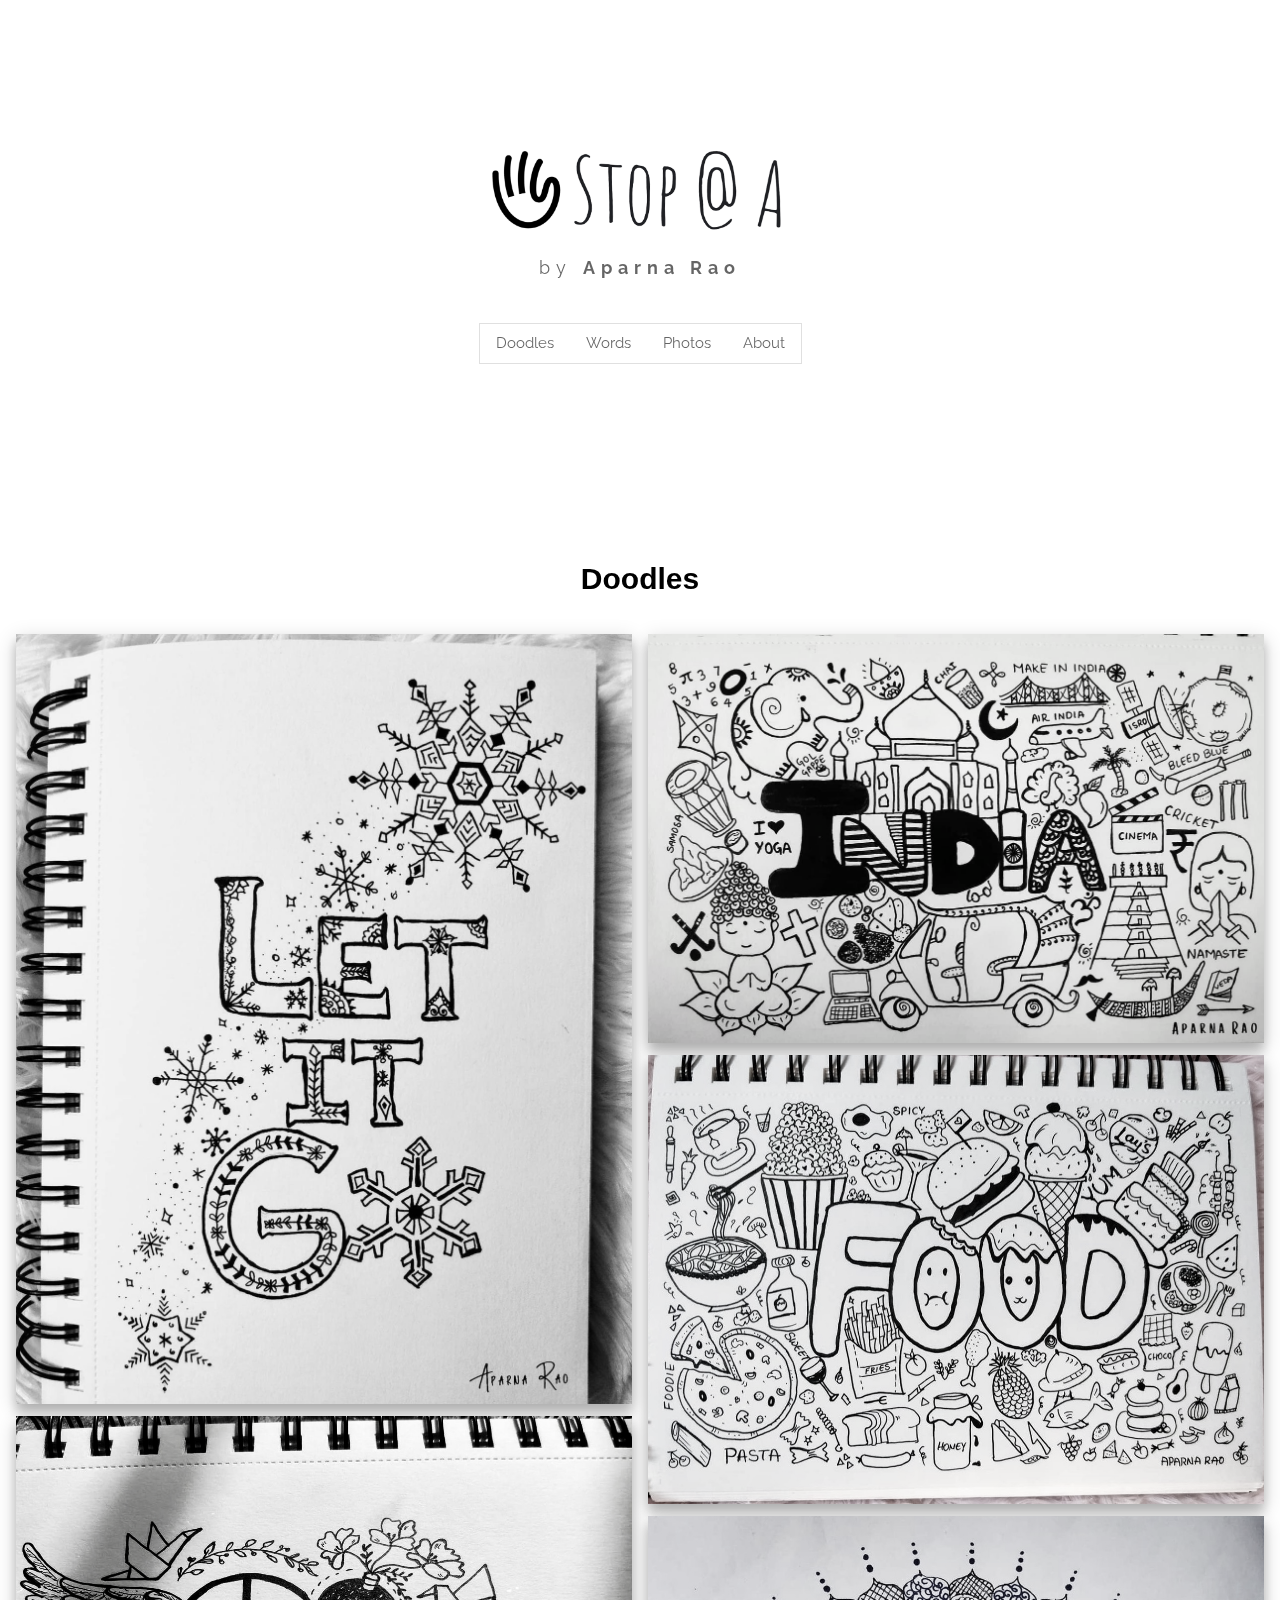
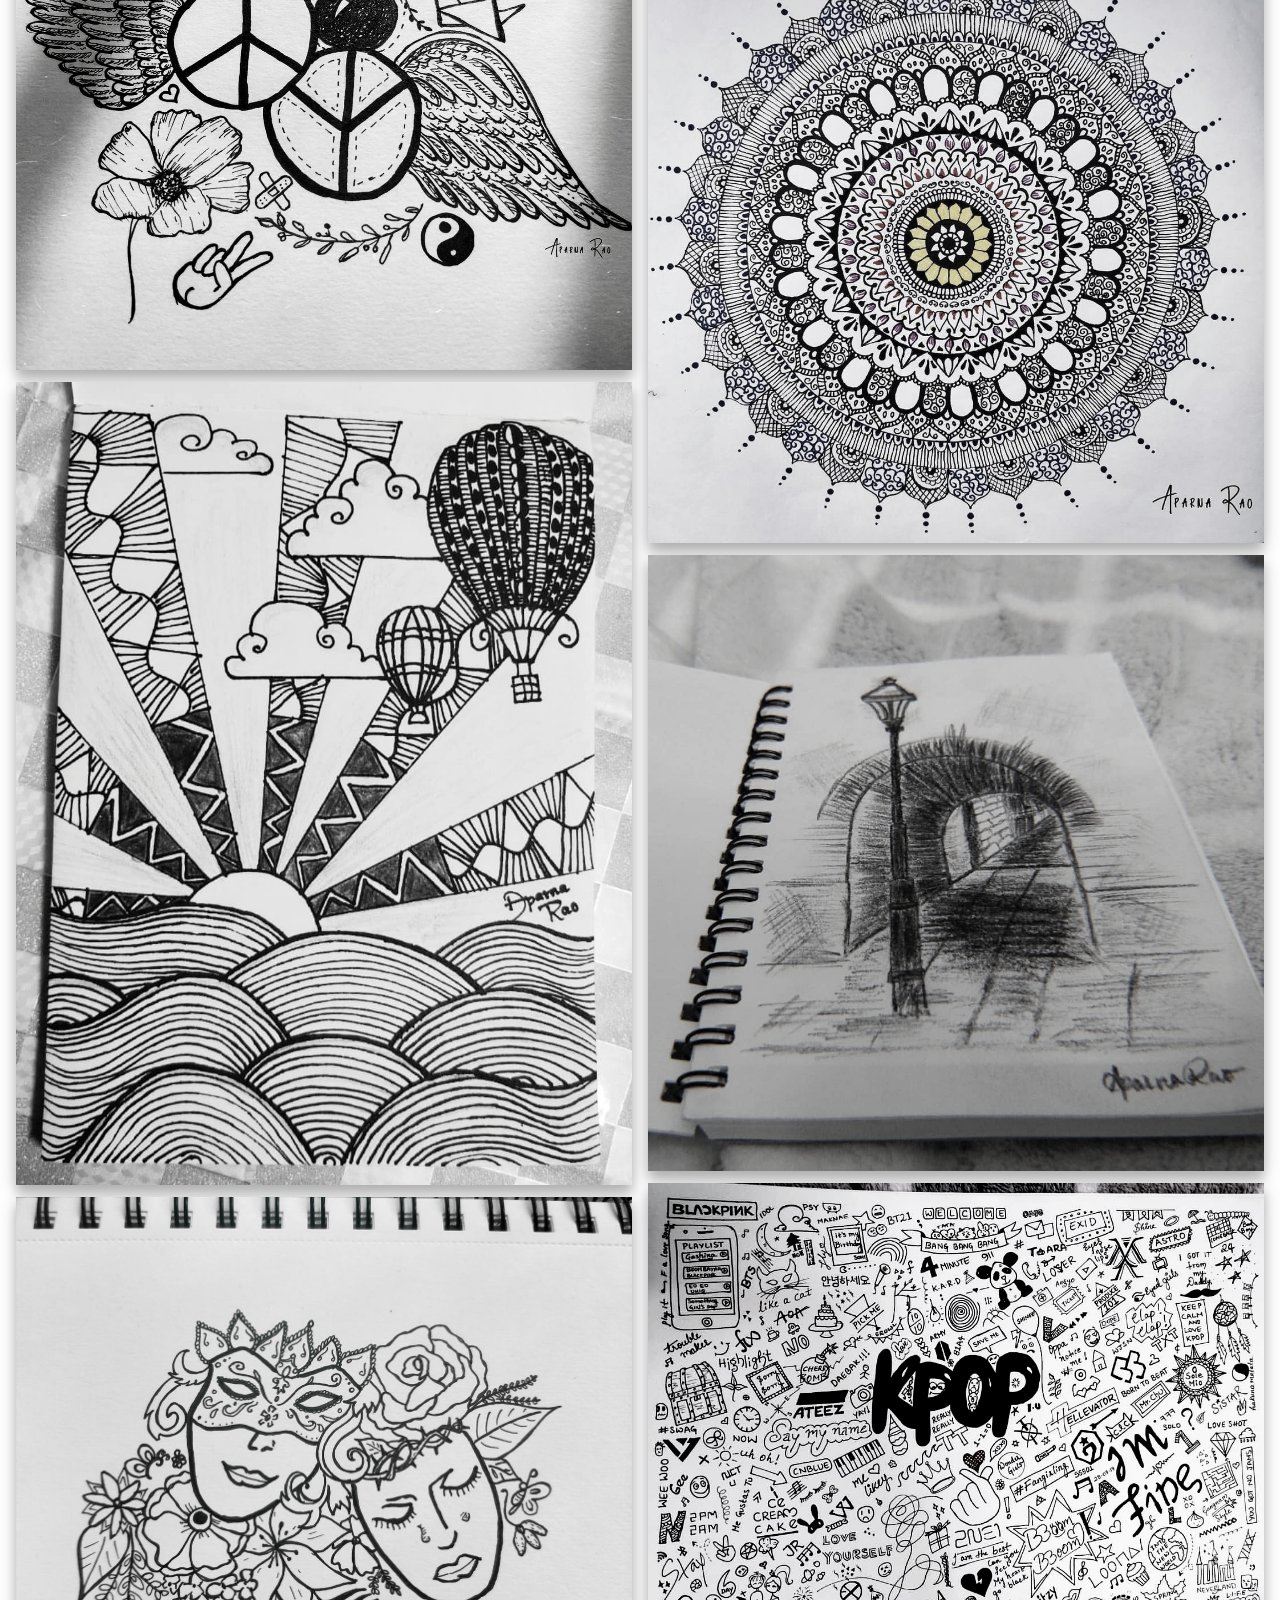
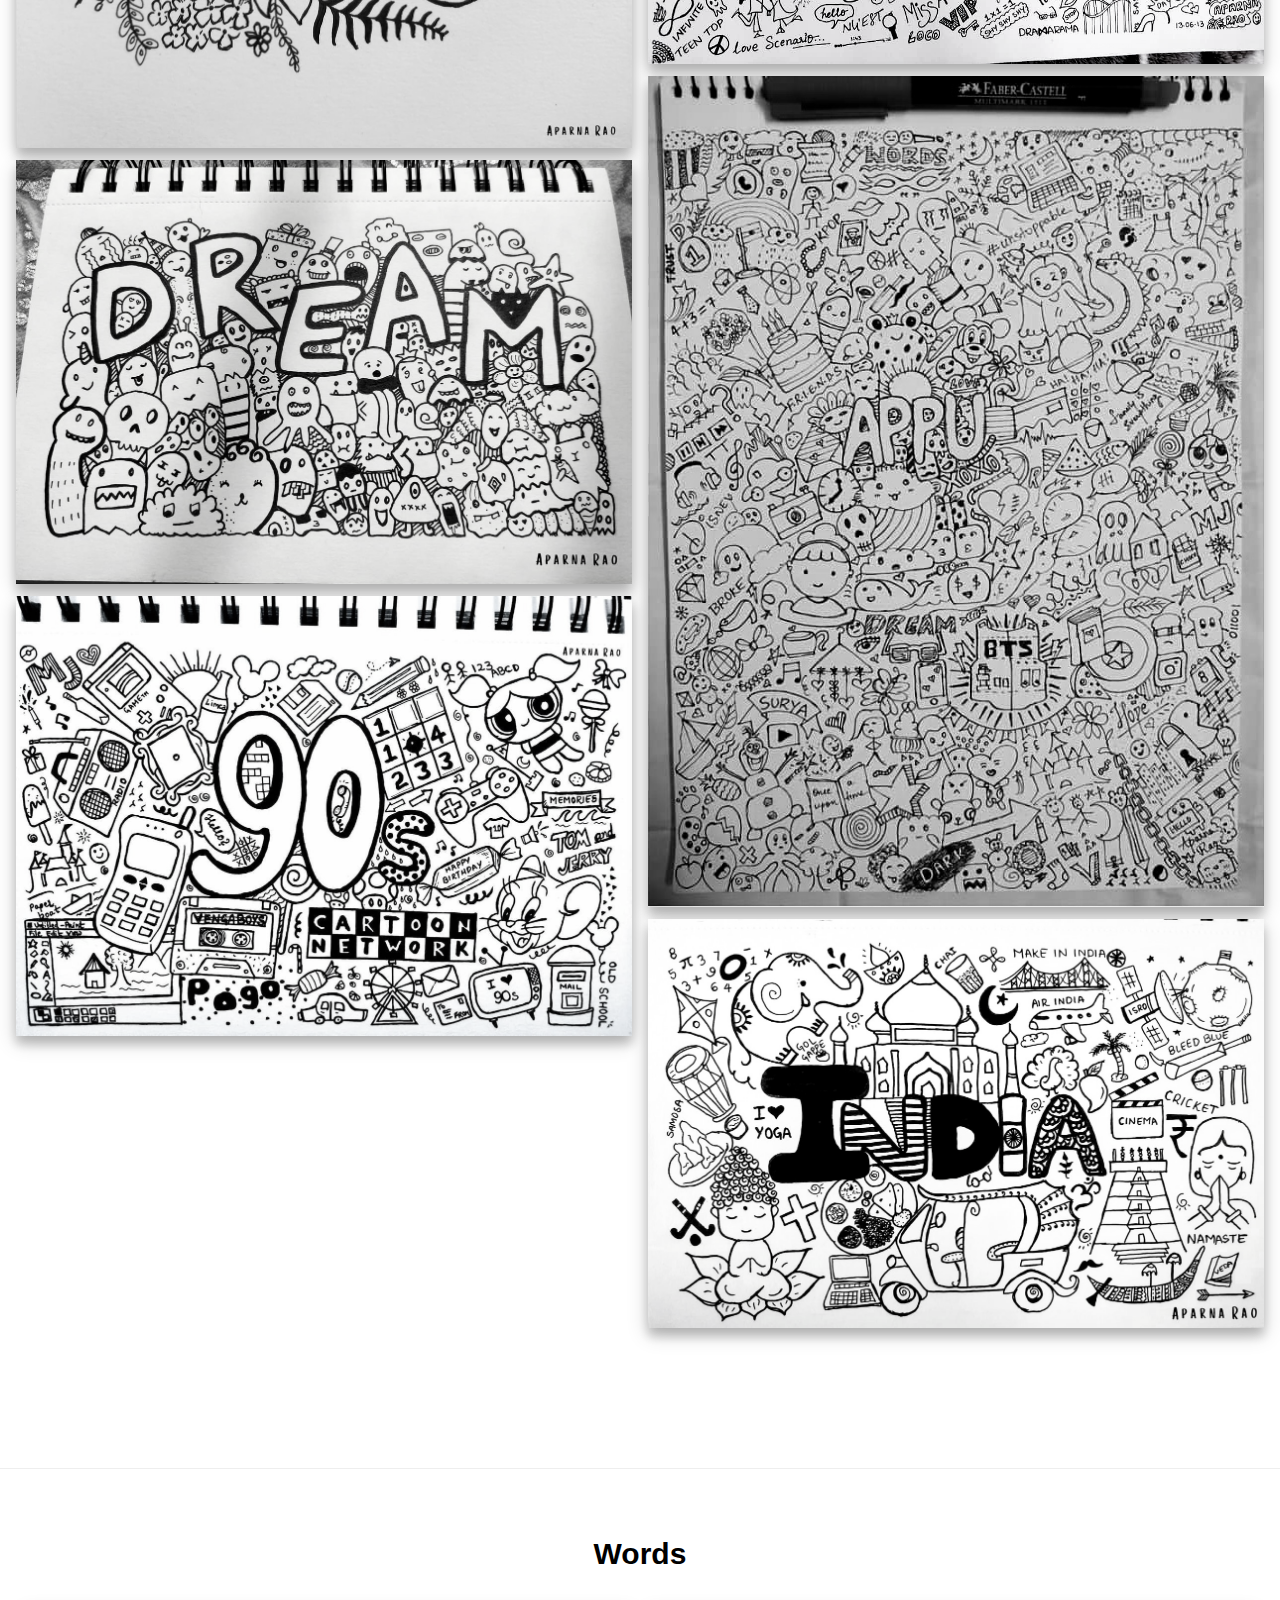
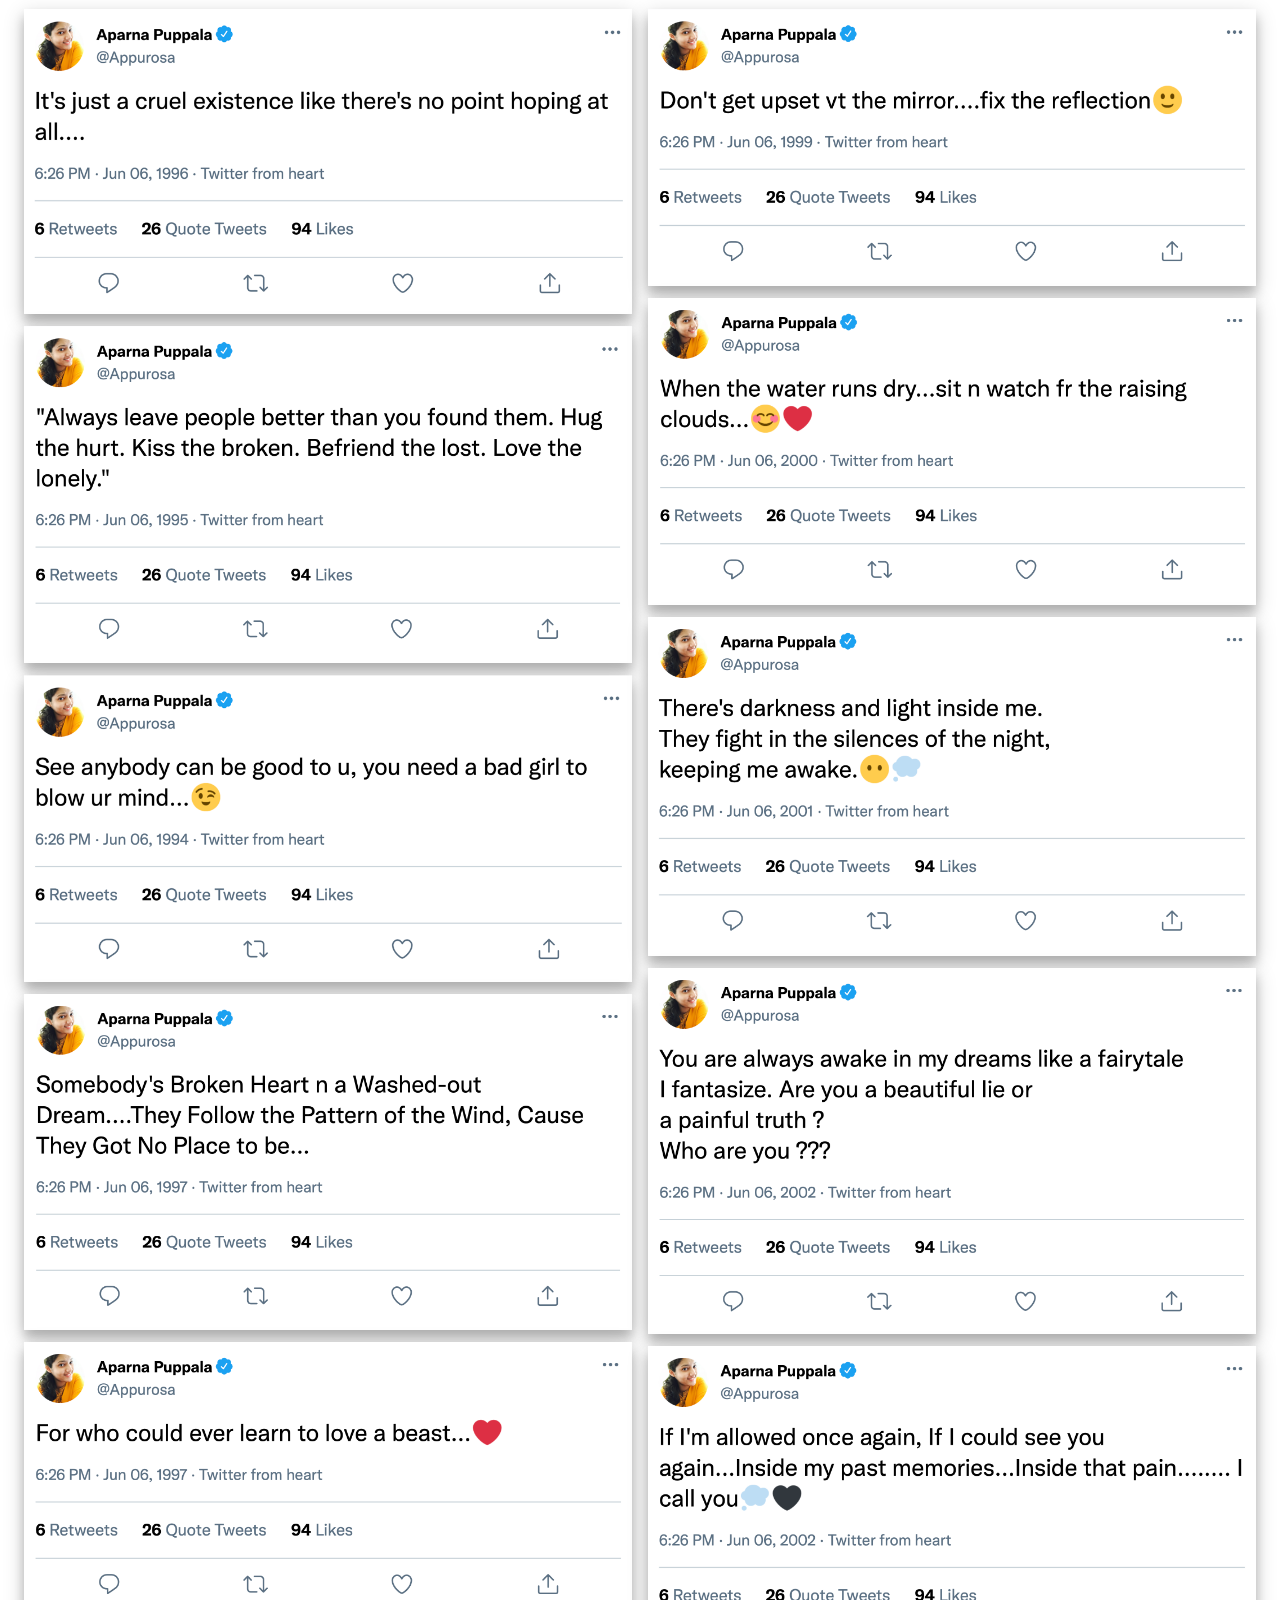
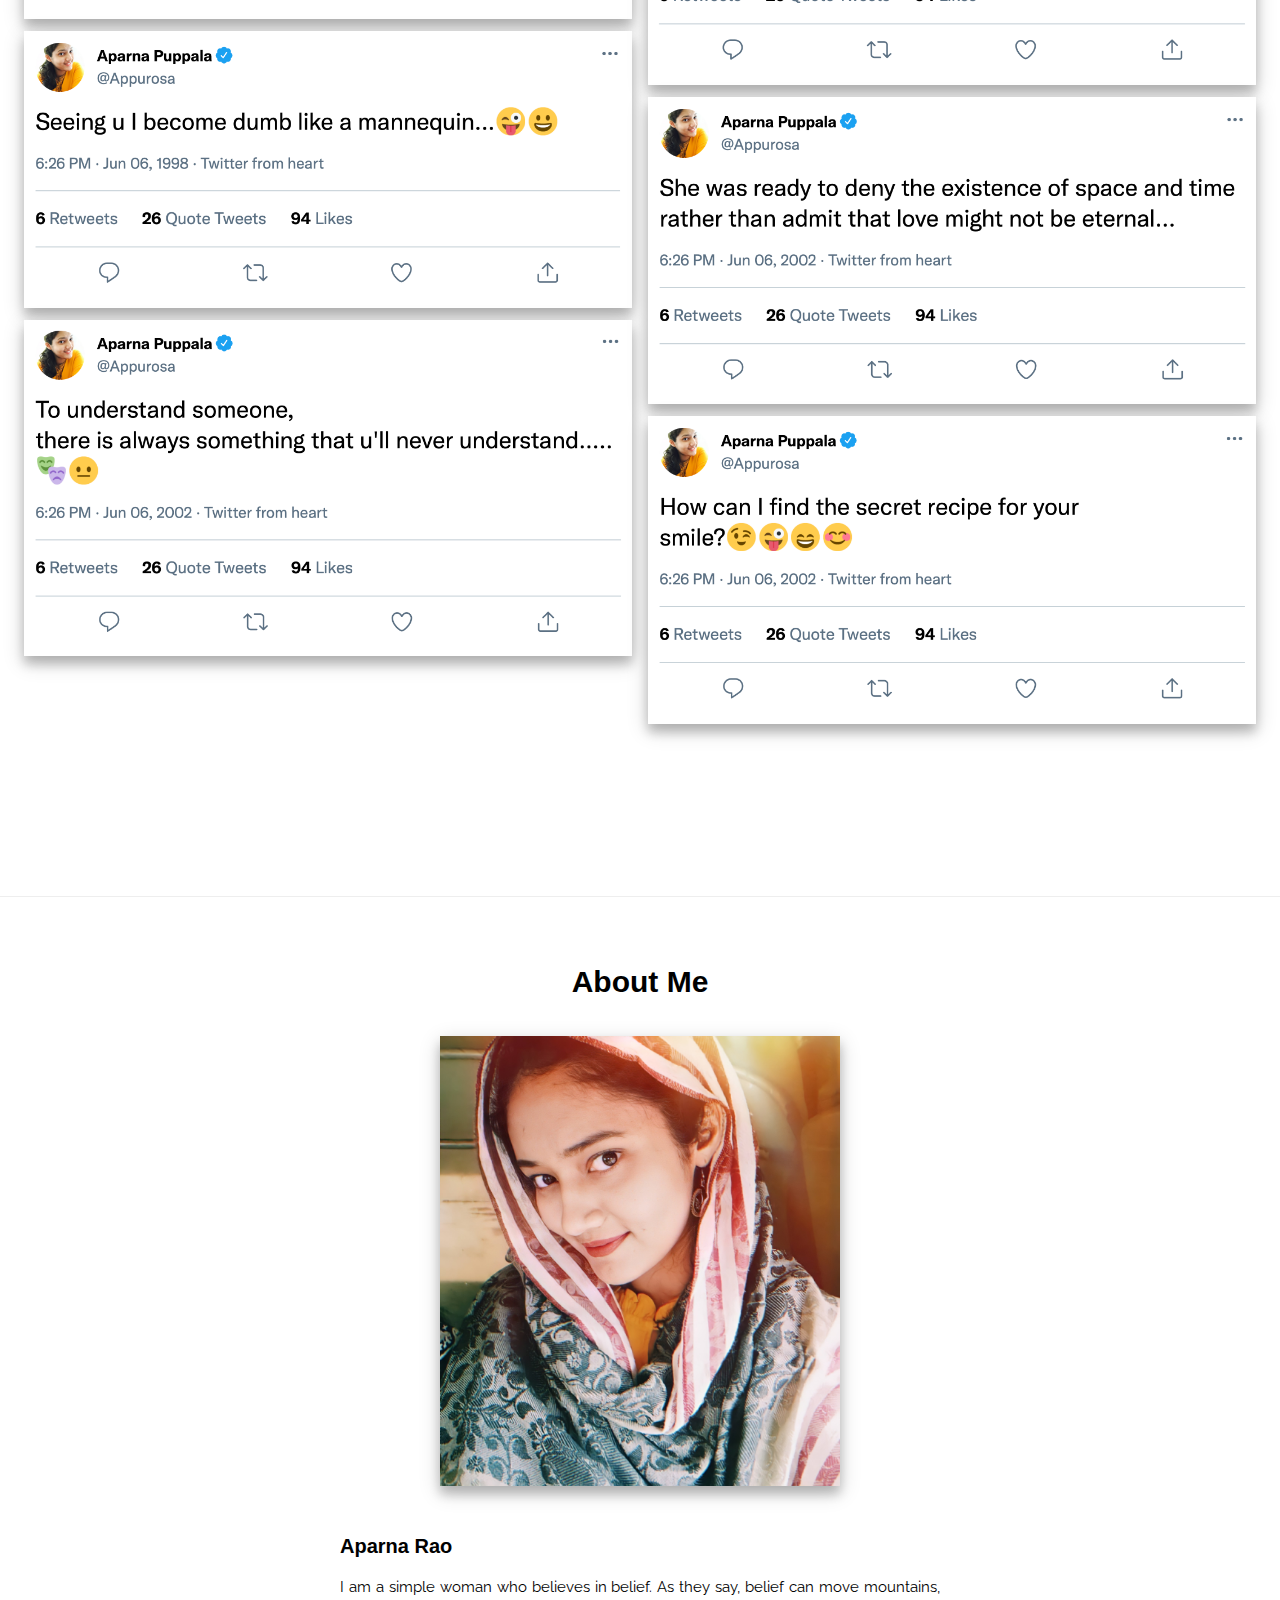
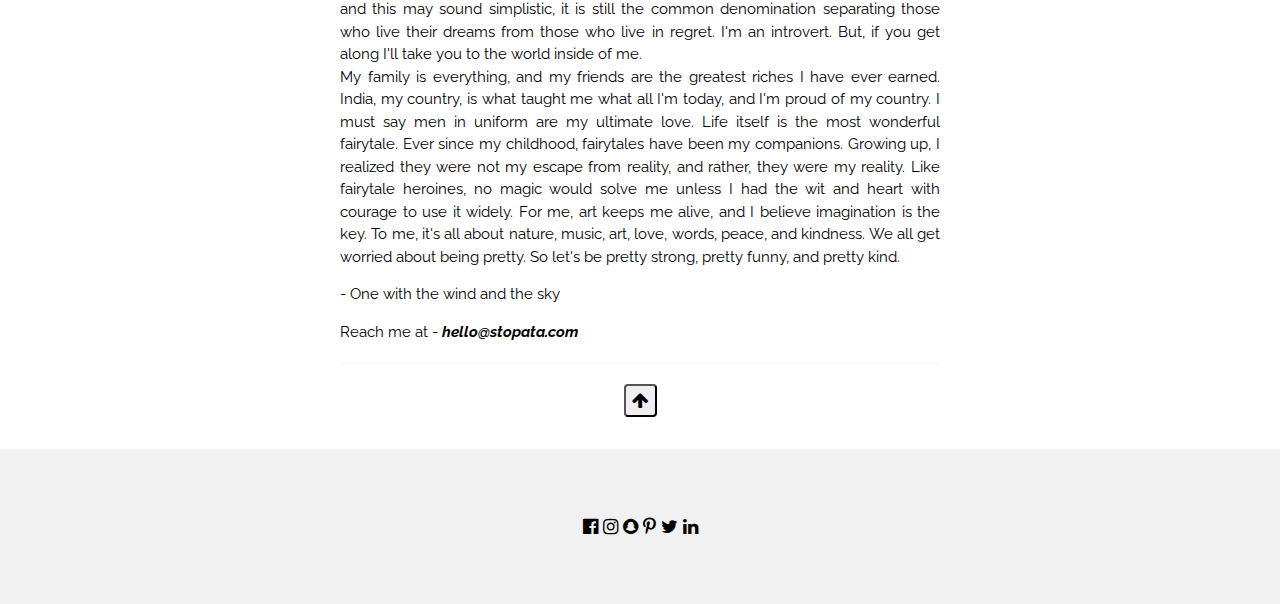
<file: index.html>
<!DOCTYPE html>
<html>

<head>
<title>Stop at A</title>
<meta charset="UTF-8">
<!-- !Favicon sets! -->
<link rel="icon" type="image/x-icon" href="images/favicon/favicon.ico">
<link rel="apple-touch-icon" sizes="180x180" href="images/favicon/apple-touch-icon.png">
<link rel="icon" type="image/png" sizes="32x32" href="images/favicon/favicon-32x32.png">
<link rel="icon" type="image/png" sizes="16x16" href="images/favicon/favicon-16x16.png">
<link rel="manifest" href="images/favicon/site.webmanifest">
<link rel="mask-icon" href="images/favicon/safari-pinned-tab.svg" color="#5bbad5">
<meta name="msapplication-TileColor" content="#da532c">
<meta name="theme-color" content="#ffffff">

<meta name="viewport" content="width=device-width, initial-scale=1">
<link rel="stylesheet" href="https://www.w3schools.com/w3css/4/w3.css">
<link rel="stylesheet" href="style.css">
<link rel="stylesheet" href="https://fonts.googleapis.com/css?family=Raleway">
<link rel="stylesheet" href="https://cdnjs.cloudflare.com/ajax/libs/font-awesome/4.7.0/css/font-awesome.min.css">
<script type="text/javascript"src="http://ajax.googleapis.com/ajax/libs/jquery/1.11.0/jquery.min.js"></script>
<script type="text/javascript" src="scripts.js"></script>

</head>
<body>

<!-- !PAGE CONTENT! -->
<div class="w3-content" style="max-width:1500px">

<!-- Header -->
<header class="w3-panel w3-center" style="padding:128px 16px" id ="header">
  <!--<h1>STOP at A</h1> -->
  <a href="https://www.stopata.com/"><img alt="stopata logo" src="images/logo.jpg" style = "height:100px;"></a><br>
  <h1 class="byAparna w3-opacity">by <strong>Aparna Rao</strong></h1>
  
  <div class="w3-padding-32 w3-opacity">
    <div class="w3-bar w3-border">
      <a href="#doodles" class="w3-bar-item w3-button">Doodles</a>
      <a href="#words" class="w3-bar-item w3-button">Words</a>
      <a href="#" class="w3-bar-item w3-button">Photos</a>
      <a href="#about" class="w3-bar-item w3-button">About</a>
    </div>
  </div>
</header>

<!-- Doodle Grid -->
<div class="w3-row-padding w3-grayscale w3-center" style="margin-bottom:128px" id ="doodles">
   <h2><b>Doodles</b></h2><br>
  <div class="w3-half">
    <img src="images/doodles/1img.JPG" style="width:100%; box-shadow: 0 8px 10px 0 rgba(0, 0, 0, 0.2), 0 6px 20px 0 rgba(0, 0, 0, 0.19); ">
    <img src="images/doodles/2img.jpg" style="width:100%; box-shadow: 0 8px 10px 0 rgba(0, 0, 0, 0.2), 0 6px 20px 0 rgba(0, 0, 0, 0.19);">
    <img src="images/doodles/3img.jpg" style="width:100%; box-shadow: 0 8px 10px 0 rgba(0, 0, 0, 0.2), 0 6px 20px 0 rgba(0, 0, 0, 0.19);">
    <img src="images/doodles/4img.jpg" style="width:100%; box-shadow: 0 8px 10px 0 rgba(0, 0, 0, 0.2), 0 6px 20px 0 rgba(0, 0, 0, 0.19);">
    <img src="images/doodles/5img.jpg" style="width:100%; box-shadow: 0 8px 10px 0 rgba(0, 0, 0, 0.2), 0 6px 20px 0 rgba(0, 0, 0, 0.19);">
    <img src="images/doodles/6img.JPG" style="width:100%; box-shadow: 0 8px 10px 0 rgba(0, 0, 0, 0.2), 0 6px 20px 0 rgba(0, 0, 0, 0.19);">
  </div>

  <div class="w3-half">
    <img src="images/doodles/8img.JPG"  style="width:100%; box-shadow: 0 8px 10px 0 rgba(0, 0, 0, 0.2), 0 6px 20px 0 rgba(0, 0, 0, 0.19);">
    <img src="images/doodles/9img.jpg"  style="width:100%; box-shadow: 0 8px 10px 0 rgba(0, 0, 0, 0.2), 0 6px 20px 0 rgba(0, 0, 0, 0.19);">
    <img src="images/doodles/10img.jpg" style="width:100%; box-shadow: 0 8px 10px 0 rgba(0, 0, 0, 0.2), 0 6px 20px 0 rgba(0, 0, 0, 0.19);">
    <img src="images/doodles/11img.JPG" style="width:100%; box-shadow: 0 8px 10px 0 rgba(0, 0, 0, 0.2), 0 6px 20px 0 rgba(0, 0, 0, 0.19);">
    <img src="images/doodles/12img.JPG" style="width:100%; box-shadow: 0 8px 10px 0 rgba(0, 0, 0, 0.2), 0 6px 20px 0 rgba(0, 0, 0, 0.19);">
    <img src="images/doodles/13img.jpg" style="width:100%; box-shadow: 0 8px 10px 0 rgba(0, 0, 0, 0.2), 0 6px 20px 0 rgba(0, 0, 0, 0.19);">
    <img src="images/doodles/7img.JPG" style="width:100%; box-shadow: 0 8px 10px 0 rgba(0, 0, 0, 0.2), 0 6px 20px 0 rgba(0, 0, 0, 0.19);">
  </div>
</div><hr>
  
  <!-- words Grid -->
<div class="w3-row-padding w3-container w3-center w3-text-black w3-padding-32" style="margin-bottom:128px" id="words">
  <h2><b>Words</b></h2><br>
  <div class="w3-half">
    <img src="images/tweet/1.png" style="width:100%; box-shadow: 0 8px 10px 0 rgba(0, 0, 0, 0.2), 0 6px 20px 0 rgba(0, 0, 0, 0.19); ">
    <img src="images/tweet/2.png" style="width:100%; box-shadow: 0 8px 10px 0 rgba(0, 0, 0, 0.2), 0 6px 20px 0 rgba(0, 0, 0, 0.19);">
    <img src="images/tweet/3.png" style="width:100%; box-shadow: 0 8px 10px 0 rgba(0, 0, 0, 0.2), 0 6px 20px 0 rgba(0, 0, 0, 0.19);">
    <img src="images/tweet/4.png" style="width:100%; box-shadow: 0 8px 10px 0 rgba(0, 0, 0, 0.2), 0 6px 20px 0 rgba(0, 0, 0, 0.19);">
    <img src="images/tweet/5.png" style="width:100%; box-shadow: 0 8px 10px 0 rgba(0, 0, 0, 0.2), 0 6px 20px 0 rgba(0, 0, 0, 0.19);">
    <img src="images/tweet/6.png" style="width:100%; box-shadow: 0 8px 10px 0 rgba(0, 0, 0, 0.2), 0 6px 20px 0 rgba(0, 0, 0, 0.19);">
    <img src="images/tweet/17.png" style="width:100%; box-shadow: 0 8px 10px 0 rgba(0, 0, 0, 0.2), 0 6px 20px 0 rgba(0, 0, 0, 0.19);">
  </div>

  <div class="w3-half">
    <img src="images/tweet/9.png"  style="width:100%; box-shadow: 0 8px 10px 0 rgba(0, 0, 0, 0.2), 0 6px 20px 0 rgba(0, 0, 0, 0.19);">
    <img src="images/tweet/10.png" style="width:100%; box-shadow: 0 8px 10px 0 rgba(0, 0, 0, 0.2), 0 6px 20px 0 rgba(0, 0, 0, 0.19);">
    <img src="images/tweet/11.png" style="width:100%; box-shadow: 0 8px 10px 0 rgba(0, 0, 0, 0.2), 0 6px 20px 0 rgba(0, 0, 0, 0.19);">
    <img src="images/tweet/14.png"  style="width:100%; box-shadow: 0 8px 10px 0 rgba(0, 0, 0, 0.2), 0 6px 20px 0 rgba(0, 0, 0, 0.19);">
    <img src="images/tweet/15.png" style="width:100%; box-shadow: 0 8px 10px 0 rgba(0, 0, 0, 0.2), 0 6px 20px 0 rgba(0, 0, 0, 0.19);">
    <img src="images/tweet/16.png" style="width:100%; box-shadow: 0 8px 10px 0 rgba(0, 0, 0, 0.2), 0 6px 20px 0 rgba(0, 0, 0, 0.19);">
    
    <img src="images/tweet/18.png" style="width:100%; box-shadow: 0 8px 10px 0 rgba(0, 0, 0, 0.2), 0 6px 20px 0 rgba(0, 0, 0, 0.19);">
  </div>
</div><hr>

  <div class="w3-row-padding w3-container w3-center w3-text-black w3-padding-32" id="about">
    <h2><b>About Me</b></h2><br>
    <img src="images/aparna.JPG" alt="Me" width="400" height="450" style="box-shadow: 0 8px 10px 0 rgba(0, 0, 0, 0.2), 0 6px 20px 0 rgba(0, 0, 0, 0.19);"><br><br>
    <div class="w3-content w3-justify" style="max-width:600px;">
      <h4><b>Aparna Rao</b></h4>
      <p>I am a simple woman who believes in belief. As they say, belief can move mountains, and this may sound simplistic, it is still the 
        common denomination separating those who live their dreams from those who live in regret. I'm an introvert. But, if you get along
        I'll take you to the world inside of me.<br> 
        My family is everything, and my friends are the greatest riches I have ever earned. India, my country, is what taught me what all
        I'm today, and I'm proud of my country. I must say men in uniform are my ultimate love. 
        Life itself is the most wonderful fairytale. Ever since my childhood, fairytales have been my companions. Growing up, I realized they were not my escape from reality, and rather, they were my reality. Like fairytale heroines, no magic would solve me unless I had the wit and heart with 
        courage to use it widely. 
        For me, art keeps me alive, and I believe imagination is the key. To me, it's all about nature, music, art, love, words, peace, and kindness. We all get worried about being pretty. So let's be pretty strong, pretty funny, and pretty kind. 
      </p>
      <p> - One with the wind and the sky</p>
      <span> Reach me at - <a href = "mailto:hello@stopata.com"></a><em><strong>hello@stopata.com</strong></em></span>  
      <hr class="w3-opacity">
  </div>
<button onclick="topFunction()" id="myBtn" title="Go to top" type="button" class="btn btn-secondary"><i class="fa fa-arrow-up"></i></button>
</div>

<!-- End Page Content -->
</div>

<!-- Footer -->
<footer class="w3-container w3-padding-64 w3-light-grey w3-center w3-large"> 
  <i class="fa fa-facebook-official w3-hover-opacity"></i>
  <a href = "https://www.instagram.com/stop_at_a/" target="blank"><i class="fa fa-instagram w3-hover-opacity"></i></a>
  <i class="fa fa-snapchat w3-hover-opacity"></i>
  <i class="fa fa-pinterest-p w3-hover-opacity"></i>
  <i class="fa fa-twitter w3-hover-opacity"></i>
  <i class="fa fa-linkedin w3-hover-opacity"></i>
</footer>

</body>
</html>
</file>
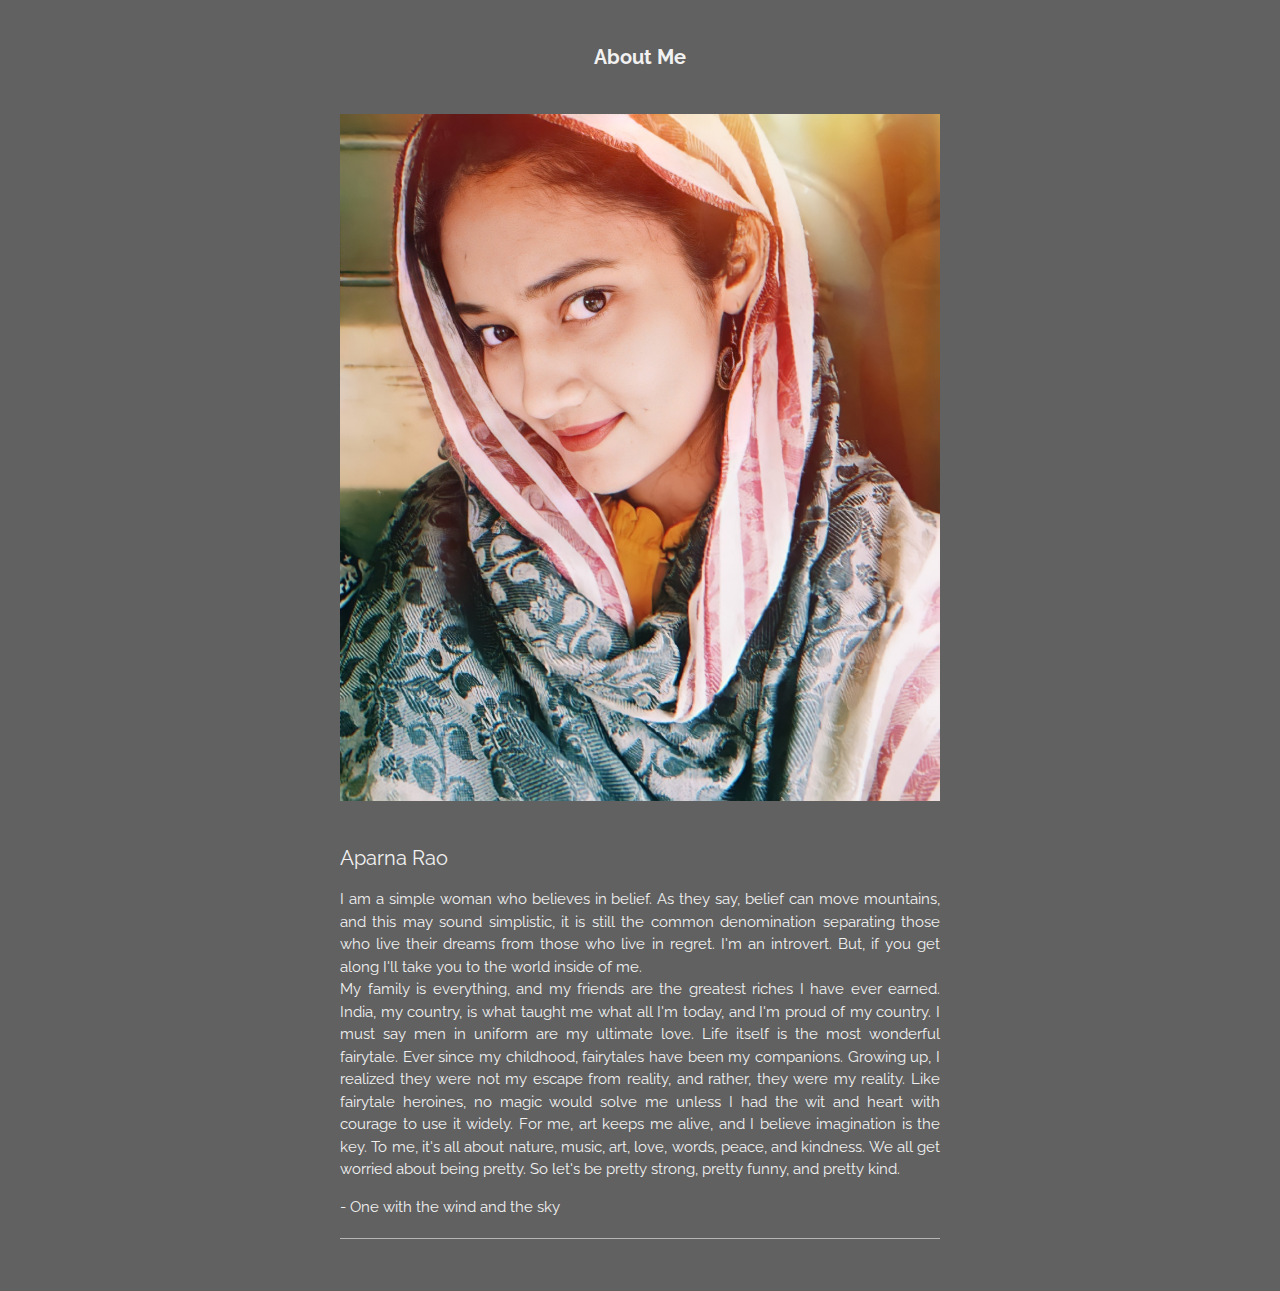
<file: about.html>
<!DOCTYPE html>
<html lang="en">
<title>W3.CSS Template</title>
<meta charset="UTF-8">
<meta name="viewport" content="width=device-width, initial-scale=1">
<link rel="stylesheet" href="https://www.w3schools.com/w3css/4/w3.css">
<link rel="stylesheet" href="https://fonts.googleapis.com/css?family=Raleway">
<style>
body,h1,h2,h3,h4,h5 {font-family: "Raleway", sans-serif}
.w3-quarter img{margin-bottom: -6px; cursor: pointer}
.w3-quarter img:hover{opacity: 0.6; transition: 0.3s}
</style>
<body class="w3-light-grey">
	

  <!-- About section -->
  <div class="w3-container w3-dark-grey w3-center w3-text-light-grey w3-padding-32" id="about">
    <h4><b>About Me</b></h4>
    <img src="aparna.JPG" alt="Me" class="w3-image w3-padding-32" width="600" height="650">
    <div class="w3-content w3-justify" style="max-width:600px">
      <h4>Aparna Rao</h4>
      <p>I am a simple woman who believes in belief. As they say, belief can move mountains, and this may sound simplistic, it is still the 
      	common denomination separating those who live their dreams from those who live in regret. I'm an introvert. But, if you get along
      	I'll take you to the world inside of me.<br> 
      	My family is everything, and my friends are the greatest riches I have ever earned. India, my country, is what taught me what all
      	I'm today, and I'm proud of my country. I must say men in uniform are my ultimate love. 
      	Life itself is the most wonderful fairytale. Ever since my childhood, fairytales have been my companions. Growing up, I realized they were not my escape from reality, and rather, they were my reality. Like fairytale heroines, no magic would solve me unless I had the wit and heart with 
      	courage to use it widely. 
      	For me, art keeps me alive, and I believe imagination is the key. To me, it's all about nature, music, art, love, words, peace, and kindness. We all get worried about being pretty. So let's be pretty strong, pretty funny, and pretty kind. 
      </p>
      <p> - One with the wind and the sky</p>
      <hr class="w3-opacity">
  </div>
</div>
</body>
</html>
</file>
<file: style.css>
body,h1 {font-family: "Raleway", Arial, sans-serif}
h1 {letter-spacing: 6px}
.w3-row-padding img {margin-bottom: 12px}

.byAparna{
  font-size: 18px;
}
#myBtn {
  font-size: 18px;
  outline: none;
  border-radius: 4px;
  color: black;
  cursor: pointer;

}
#myBtn:hover {
  color: white;
  background-color: #555;
}
</file>
